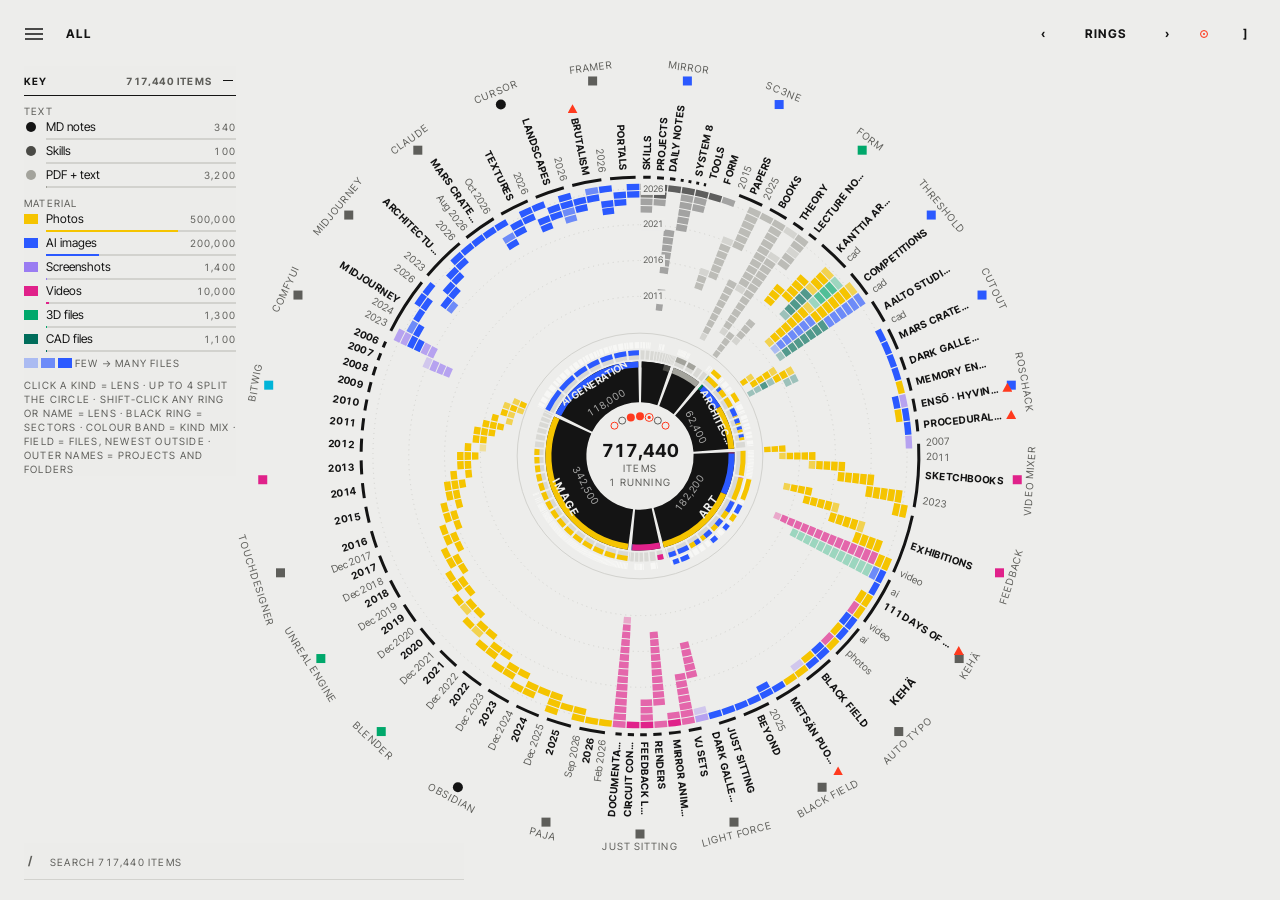
<file: s8_AXIS MUNDI/web/index.html>
<!doctype html>
<html lang="en" data-theme="light">
<head>
<meta charset="utf-8">
<meta name="viewport" content="width=device-width, initial-scale=1, viewport-fit=cover">
<title>SYSTEM 8 Control Room</title>
<meta name="s8-token" content="">
<meta name="s8-theme" content="light">
<link rel="preconnect" href="https://fonts.googleapis.com">
<link rel="preconnect" href="https://fonts.gstatic.com" crossorigin>
<link rel="stylesheet" href="https://fonts.googleapis.com/css2?family=Inter+Tight:wght@400;700&display=swap">
<link rel="stylesheet" href="style.css">
</head>
<body>
<!--S8:BODY-->
<div id="app">
  <canvas id="field" aria-label="Control room field"></canvas>
  <div id="flags" aria-hidden="true"></div>
  <div id="dom" hidden></div>

  <div class="corner tl">
    <button id="bL" class="fc" title="System · sources, kinds, settings  ( [ )" aria-label="Open system panel">
      <svg width="18" height="12" viewBox="0 0 18 12" fill="none" stroke="currentColor" stroke-width="1.5"><path d="M0 1h18M0 6h18M0 11h18"/></svg>
    </button>
    <nav id="trail" aria-label="Trail"></nav>
  </div>

  <div class="corner tr">
    <div class="stepper">
      <button id="vPrev" class="fc cl" aria-label="Previous view">‹</button>
      <button id="vLab" class="cl" aria-haspopup="true" title="Views  1 – 4">RINGS</button>
      <button id="vNext" class="fc cl" aria-label="Next view">›</button>
      <div id="vList" hidden></div>
    </div>
    <button id="dotb" title="Agents and tasks" aria-label="Agents and tasks"><span id="dot" class="sdot idle"></span></button>
    <button id="bR" class="fc cl" title="Tools · selection · run  ( ] )" aria-label="Open tools panel">]</button>
  </div>

  <div id="search">
    <span class="k cl">/</span>
    <input id="q" type="search" placeholder="Search" autocomplete="off" spellcheck="false" aria-label="Search the archive">
    <span id="qn" class="lab"></span>
    <button id="ql" class="lab" hidden title="Turn the search into a lens (Enter)">+ Lens</button>
    <button id="qx" class="lab" hidden aria-label="Clear search">Clear</button>
  </div>

  <div id="legend" hidden></div>
  <span id="insetL" class="lab" hidden>Above</span>
  <canvas id="inset" hidden aria-label="Overview — click for all"></canvas>

  <div id="veil"></div>
  <aside id="pL" class="panel left" aria-label="System panel"></aside>
  <aside id="pR" class="panel right" aria-label="Tools panel"></aside>

  <div id="tip"></div>
  <div id="ghost"></div>
  <div id="pickbar" hidden></div>
  <div id="dropzone" hidden><div><span class="lab">Drop to bring files into</span><b>—</b><span></span></div></div>
  <input id="bringfile" type="file" multiple hidden>
  <div id="toast" role="status"></div>
  <div id="boot"><div class="bx"><div class="cl">SYSTEM 8 · Control room</div><div class="bar"><i></i></div><div id="bootMsg" class="lab dim">Starting</div></div></div>
</div>
<!--S8:SCRIPTS-->
<script src="demo.js"></script>
<script src="app.js"></script>
</body>
</html>
</file>
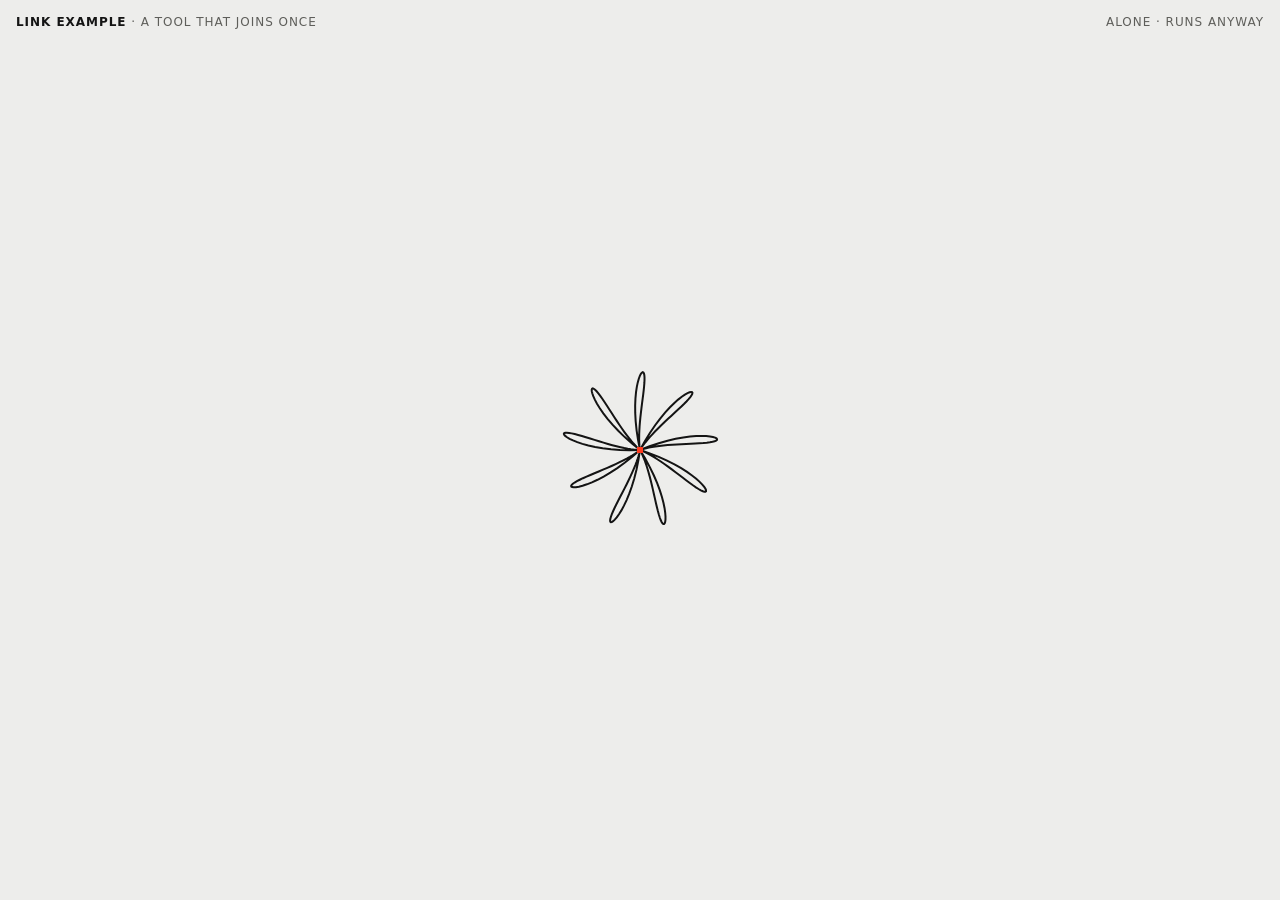
<file: s8_AXIS MUNDI/web/link-example.html>
<!doctype html>
<html lang="en">
<head>
<meta charset="utf-8">
<meta name="viewport" content="width=device-width,initial-scale=1">
<title>SYSTEM 8 · link example</title>
<style>
  :root { --g:#EDEDEB; --t:#141414; --d:#5E5E5A; --a:#FF3A1E; }
  @media (prefers-color-scheme: dark) { :root { --g:#0B0B0B; --t:#F2F2F2; --d:#8A8A8A; } }
  html, body { margin: 0; height: 100%; background: var(--g); color: var(--t); font: 400 12px/16px "Inter Tight", Inter, system-ui, sans-serif; letter-spacing: .08em; text-transform: uppercase; }
  canvas { position: fixed; inset: 0; width: 100%; height: 100%; touch-action: none; }
  .bar { position: fixed; left: 16px; top: 14px; right: 16px; display: flex; justify-content: space-between; pointer-events: none; }
  .bar b { font-weight: 700; } .dim { color: var(--d); }
</style>
</head>
<body>
<canvas id="c"></canvas>
<div class="bar"><span><b>LINK EXAMPLE</b> <span class="dim">· a tool that joins once</span></span><span id="st" class="dim">ALONE</span></div>
<script src="s8link.js"></script>
<script>
// A tiny radial tool. Everything a link can touch is in `params`; `signals` are what it gives out.
const cv = document.getElementById('c'), cx = cv.getContext('2d');
let radius = 140, petals = 9, twist = 0.2, weight = 2, press = 0, down = false, px = 0.5, py = 0.5;
S8Link.join({
  tool: 'link-example', name: 'Link example',
  params: {
    radius: { get: () => radius, set: v => radius = v, min: 20, max: 400, default: 140 },
    petals: { get: () => petals, set: v => petals = Math.round(v), min: 3, max: 48, default: 9 },
    twist:  { get: () => twist,  set: v => twist = v, min: -1, max: 1, default: 0.2 },
    weight: { get: () => weight, set: v => weight = v, min: 0.5, max: 8, default: 2 },
  },
  signals: { pressure: () => press, x: () => px, y: () => py },
  actions: { reset: () => { radius = 140; petals = 9; twist = 0.2; weight = 2; } },
});
S8Link.on(m => { if (m.t === 'state') document.getElementById('st').textContent = m.state === 'joined' ? 'JOINED' : 'ALONE · RUNS ANYWAY'; });
addEventListener('pointerdown', e => { down = true; move(e); });
addEventListener('pointerup', () => { down = false; });
addEventListener('pointermove', move);
function move(e) { px = e.clientX / innerWidth; py = 1 - e.clientY / innerHeight; if (down) press = e.pressure > 0 && e.pressure !== 0.5 ? e.pressure : 1; }
function draw(t) {
  const d = devicePixelRatio || 1, W = innerWidth, H = innerHeight;
  if (cv.width !== W * d) { cv.width = W * d; cv.height = H * d; }
  cx.setTransform(d, 0, 0, d, 0, 0);
  const css = getComputedStyle(document.documentElement);
  cx.fillStyle = css.getPropertyValue('--g'); cx.fillRect(0, 0, W, H);
  if (!down) press *= 0.92;
  cx.strokeStyle = css.getPropertyValue('--t'); cx.lineWidth = weight;
  const r = radius * (1 + press * 0.3);
  for (let k = 0; k < petals; k++) {
    const a = k / petals * Math.PI * 2 + t * 0.0002;
    cx.beginPath();
    for (let s = 0; s <= 40; s++) {
      const u = s / 40, rr = r * Math.sin(u * Math.PI), aa = a + twist * Math.sin(u * Math.PI) * 1.4;
      const x = W / 2 + Math.cos(aa) * rr * u * 1.6 * 0.6, y = H / 2 + Math.sin(aa) * rr * u * 1.6 * 0.6;
      s ? cx.lineTo(x, y) : cx.moveTo(x, y);
    }
    cx.stroke();
  }
  cx.fillStyle = css.getPropertyValue('--a'); cx.fillRect(W / 2 - 3, H / 2 - 3, 6, 6);
  requestAnimationFrame(draw);
}
requestAnimationFrame(draw);
</script>
</body>
</html>
</file>
<file: s8_AXIS MUNDI/web/style.css>
/* SYSTEM 8 · Control room 1.2 — flat colour pass
   Layout: one full-bleed field; floating chrome in the four corners; edge panels left (system) and right (tools + selection). */
:root {
  --g: #EDEDEB;   /* ground */
  --s: #F7F7F5;   /* surface, panels */
  --l: #D2D2CE;   /* hairline */
  --d: #5E5E5A;   /* dim text */
  --t: #141414;   /* ink */
  --a: #FF3A1E;   /* accent: state and focus only */
  --veil: rgba(237, 237, 235, 0.86);
  --k-note: #141414; --k-skill: #4A4A46; --k-source: #A3A39C; --k-code: #78786F;
  --k-photo: #F5C400; --k-ai: #2B59FF; --k-screen: #9A7CF2; --k-video: #E0218A; --k-audio: #00B4D8; --k-m3d: #00A86B; --k-cad: #006D5B;
  --b1: #141414; --b1t: #EDEDEB; --b1h: #3A3A37; --b2: #D9D9D5; --b2t: #141414; --b3: #F7F7F5; --b3t: #5E5E5A;
  --f: 'Inter Tight', 'Inter', 'Helvetica Neue', Helvetica, Arial, sans-serif;
  --m: 24px; --gut: 16px; --row: 32px; --pw: 320px;
  --sl: env(safe-area-inset-left, 0px); --sr: env(safe-area-inset-right, 0px);
  --st: env(safe-area-inset-top, 0px); --sb: env(safe-area-inset-bottom, 0px);
}
@media (prefers-color-scheme: dark) {
  :root:not([data-theme="light"]) {
    --g: #0B0B0B; --s: #161616; --l: #2A2A2A; --d: #8A8A8A; --t: #F2F2F2; --a: #FF3A1E;
    --veil: rgba(11, 11, 11, 0.86);
    --k-note: #F2F2F2; --k-skill: #BDBDB6; --k-source: #6E6E68; --k-code: #96968E;
    --k-photo: #FFD21F; --k-ai: #4D74FF; --k-screen: #B39BFF; --k-video: #FF3FA4; --k-audio: #2CCBF0; --k-m3d: #19C784; --k-cad: #27A08A;
    --b1: #F2F2F2; --b1t: #0B0B0B; --b1h: #C9C9C4; --b2: #2A2A2A; --b2t: #F2F2F2; --b3: #161616; --b3t: #8A8A8A;
    color-scheme: dark;
  }
}
:root[data-theme="dark"] {
  --g: #0B0B0B; --s: #161616; --l: #2A2A2A; --d: #8A8A8A; --t: #F2F2F2; --a: #FF3A1E;
  --veil: rgba(11, 11, 11, 0.86);
  --k-note: #F2F2F2; --k-skill: #BDBDB6; --k-source: #6E6E68; --k-code: #96968E;
  --k-photo: #FFD21F; --k-ai: #4D74FF; --k-screen: #B39BFF; --k-video: #FF3FA4; --k-audio: #2CCBF0; --k-m3d: #19C784; --k-cad: #27A08A;
  --b1: #F2F2F2; --b1t: #0B0B0B; --b1h: #C9C9C4; --b2: #2A2A2A; --b2t: #F2F2F2; --b3: #161616; --b3t: #8A8A8A;
  color-scheme: dark;
}

html, body { height: 100%; }
body { margin: 0; background: var(--g); color: var(--t); font-family: var(--f); font-size: 12px; line-height: 17px;
  font-variant-numeric: tabular-nums; -webkit-font-smoothing: antialiased; overflow: hidden; }
* { box-sizing: border-box; }
button { font: inherit; color: inherit; background: none; border: 0; padding: 0; cursor: pointer; border-radius: 0; }
input, textarea { font: inherit; color: inherit; border-radius: 0; }
:focus-visible { outline: 1px solid var(--a); outline-offset: 2px; }

#app { position: fixed; inset: 0; overflow: hidden; }
#field { position: absolute; inset: 0; display: block; touch-action: none; transition: opacity 160ms; }
#field.fade { opacity: 0; }
#dom { position: absolute; inset: 0; overflow: hidden; }
#dom[hidden] { display: none; }

/* type tokens */
.lab { font-size: 10px; line-height: 10px; letter-spacing: 0.12em; text-transform: uppercase; }
.cl { font-size: 12px; line-height: 12px; letter-spacing: 0.12em; text-transform: uppercase; font-weight: 700; }
.dim { color: var(--d); }
.num { font-variant-numeric: tabular-nums; }
.disp { font-size: 20px; line-height: 20px; font-weight: 700; }

/* floating chrome */
.corner { position: absolute; display: flex; align-items: center; gap: 4px; z-index: 20; }
.corner.tl { top: calc(var(--st) + 12px); left: calc(var(--sl) + 12px); max-width: calc(100% - 300px - var(--sl) - var(--sr)); }
.corner.tr { top: calc(var(--st) + 12px); right: calc(var(--sr) + 12px); }
.fc { min-width: 44px; height: 44px; display: inline-flex; align-items: center; justify-content: center; }
.fc svg { display: block; }
#trail { display: flex; align-items: center; gap: 0; min-width: 0; overflow: hidden; white-space: nowrap; }
#trail button { height: 44px; padding: 0 6px; flex: none; }
#trail button:last-child { overflow: hidden; text-overflow: ellipsis; flex: 0 1 auto; min-width: 0; }
#trail .sep { color: var(--d); padding: 0 2px; flex: none; }
#trail .here { color: var(--t); }
#trail .up { color: var(--d); }
.stepper { display: flex; align-items: center; position: relative; }
.stepper .fc { min-width: 32px; }
#vLab { min-width: 92px; text-align: center; height: 44px; }
#vList { position: absolute; top: 44px; right: 0; background: var(--s); border: 1px solid var(--l); min-width: 168px; z-index: 30; }
#vList button { display: flex; justify-content: space-between; width: 100%; height: 32px; padding: 0 12px; align-items: center; }
#vList button:hover, #vList button.on { background: var(--g); }
.sdot { width: 8px; height: 8px; border-radius: 50%; display: inline-block; flex: none; border: 1px solid var(--a); background: transparent; }
.sdot.wait { background: var(--a); }
.sdot.run { border-width: 1px; box-shadow: inset 0 0 0 2px var(--g), inset 0 0 0 4px var(--a); animation: pulse 1600ms infinite; }
.sdot.idle { border-color: var(--d); }
.sdot.fail { background: var(--a); border-radius: 0; }
@keyframes pulse { 50% { opacity: 0.45; } }
@media (prefers-reduced-motion: reduce) { .sdot.run { animation: none; } #field { transition: none; } }
#dotb { width: 32px; height: 44px; display: inline-flex; align-items: center; justify-content: center; }

/* search line */
#search { position: absolute; left: calc(var(--sl) + 24px); bottom: calc(var(--sb) + 20px); z-index: 20; display: flex; align-items: center; gap: 10px;
  width: min(440px, calc(100% - 48px - var(--sl) - var(--sr))); border-bottom: 1px solid var(--l); background: var(--veil); padding: 0 4px; }
#search:focus-within { border-bottom-color: var(--t); }
#search .k { color: var(--d); width: 10px; }
#q { flex: 1; min-width: 0; height: 36px; border: 0; background: transparent; outline: none; font-size: 13px; line-height: 16px; }
#q::placeholder { color: var(--d); text-transform: uppercase; letter-spacing: 0.12em; font-size: 10px; }
#qn { color: var(--d); white-space: nowrap; }
#qx { color: var(--d); height: 36px; padding: 0 2px; }

/* inset */
#inset { position: absolute; right: calc(var(--sr) + 24px); bottom: calc(var(--sb) + 20px); width: 200px; height: 136px; z-index: 19;
  border: 1px solid var(--l); background: var(--g); cursor: pointer; }
#insetL { position: absolute; right: calc(var(--sr) + 24px); bottom: calc(var(--sb) + 162px); z-index: 19; color: var(--d); }

/* panels */
.panel { position: absolute; top: 0; bottom: 0; width: var(--pw); background: var(--s); z-index: 40; overflow-y: auto; overscroll-behavior: contain;
  transition: transform 120ms ease-out; padding: calc(var(--st) + 12px) 0 calc(var(--sb) + 24px); }
.panel.left { left: 0; border-right: 1px solid var(--l); transform: translateX(-101%); padding-left: var(--sl); }
.panel.right { right: 0; border-left: 1px solid var(--l); transform: translateX(101%); padding-right: var(--sr); }
.panel.open { transform: none; }
@media (prefers-reduced-motion: reduce) { .panel { transition: none; } }
.ph { display: flex; align-items: center; justify-content: space-between; height: 44px; padding: 0 12px 0 24px; }
.sec { padding: 16px 24px 8px; border-top: 1px solid var(--l); }
.sec:first-of-type { border-top: 0; }
.sec > .lab { display: block; margin-bottom: 12px; color: var(--d); }
.row { display: flex; align-items: center; gap: 10px; min-height: 32px; border-top: 1px solid var(--l); }
.row:first-of-type { border-top: 0; }
.row .grow { flex: 1; min-width: 0; overflow: hidden; text-overflow: ellipsis; white-space: nowrap; }
.row .r { margin-left: auto; color: var(--d); white-space: nowrap; text-align: right; }
button.row { width: 100%; text-align: left; }
button.row:hover { background: var(--g); }
.sw { width: 8px; height: 8px; flex: none; }
.sw.off { background: var(--l) !important; }
.row.off .grow { color: var(--d); text-decoration: line-through; text-decoration-color: var(--l); }
.note { color: var(--d); margin: 4px 0 12px; }
.btns { display: flex; flex-wrap: wrap; gap: 0; margin: 4px 0 8px; border: 1px solid var(--l); }
.btns button { height: 32px; padding: 0 12px; border-right: 1px solid var(--l); }
.btns button:last-child { border-right: 0; }
.btns button:hover { background: var(--g); }
.btn { height: 32px; padding: 0 14px; border: 1px solid var(--t); }
.btn:hover { background: var(--t); color: var(--g); }
.btn.solid { background: var(--t); color: var(--g); }
.kv { display: grid; grid-template-columns: 76px 1fr; gap: 6px 10px; margin: 10px 0 8px; }
.kv > span:nth-child(odd) { color: var(--d); }
.kv > span { min-width: 0; overflow-wrap: anywhere; }
.selname { font-size: 16px; line-height: 20px; font-weight: 700; overflow-wrap: anywhere; margin: 2px 0 6px; }
.prev { width: 100%; aspect-ratio: 1.6; background: var(--g); border: 1px solid var(--l); display: flex; align-items: center; justify-content: center; overflow: hidden; }
.prev img, .prev canvas { width: 100%; height: 100%; object-fit: cover; display: block; }
.prompt { border-left: 1px solid var(--t); padding: 2px 0 2px 10px; margin: 8px 0; max-height: 120px; overflow: auto; }
.chips { display: flex; flex-wrap: wrap; gap: 6px; margin: 6px 0; }
.chip { border: 1px solid var(--l); padding: 5px 7px; color: var(--d); }
button.chip:hover { border-color: var(--d); color: var(--t); }
.chip.on { border-color: var(--t); color: var(--t); }
button.chip.kc:not(.on) { text-decoration: line-through; text-decoration-color: var(--l); }
.chips .chip:not(button) { color: var(--t); }
.fld { display: block; width: 100%; border: 0; border-bottom: 1px solid var(--l); background: transparent; height: 32px; outline: none; font-size: 13px; }
.fld:focus { border-bottom-color: var(--t); }
textarea.fld { height: 96px; resize: vertical; padding: 8px 0; line-height: 17px; }
.flab { display: block; margin: 12px 0 0; color: var(--d); }
.log { font-family: ui-monospace, Menlo, Consolas, monospace; font-size: 11px; line-height: 15px; color: var(--d); white-space: pre-wrap; max-height: 180px; overflow: auto;
  border-left: 1px solid var(--l); padding: 2px 0 2px 10px; margin: 4px 0 10px; }
kbd { font: inherit; border: 1px solid var(--l); padding: 0 4px; min-width: 18px; display: inline-block; text-align: center; }

/* DOM views */
.vw { position: absolute; inset: 0; display: flex; flex-direction: column; }
.vh { flex: none; padding: calc(var(--st) + 76px) calc(var(--sr) + 24px) 12px calc(var(--sl) + 24px); display: flex; flex-wrap: wrap; align-items: flex-end; gap: 12px 24px; }
.vh h1 { margin: 0; font-size: 28px; line-height: 30px; font-weight: 700; letter-spacing: -0.01em; text-wrap: balance; }
.vh .meta { color: var(--d); }
.vh .chips { margin: 0; }
.scroll { flex: 1; overflow-y: auto; position: relative; padding: 0 calc(var(--sr) + 24px) 0 calc(var(--sl) + 24px); overscroll-behavior: contain; }
.vgrid { position: relative; }
.tile { position: absolute; display: block; text-align: left; }
.tile .im { width: 100%; aspect-ratio: 1.6; background: var(--s); border: 1px solid var(--l); overflow: hidden; position: relative; }
.tile .im img, .tile .im canvas { width: 100%; height: 100%; object-fit: cover; display: block; }
.tile .tx { position: absolute; inset: 8px; display: flex; flex-direction: column; justify-content: space-between; overflow: hidden; }
.tile .tx b { font-size: 13px; line-height: 16px; overflow: hidden; display: -webkit-box; -webkit-line-clamp: 3; -webkit-box-orient: vertical; }
.tile .ext { font-size: 20px; line-height: 20px; font-weight: 700; }
.tile .cap { display: flex; gap: 6px; margin-top: 6px; white-space: nowrap; overflow: hidden; }
.tile .cap span:first-child { overflow: hidden; text-overflow: ellipsis; min-width: 0; flex: 1; }
.tile .kd { width: 6px; height: 6px; position: absolute; left: 6px; top: 6px; }
.tile.sel .im { outline: 1px solid var(--a); outline-offset: 2px; }
.tile.dimt { opacity: 0.25; }
.gh { position: absolute; left: 0; right: 0; display: flex; align-items: flex-end; gap: 10px; border-bottom: 1px solid var(--t); padding-bottom: 6px; }
.empty { padding: 40px 0; color: var(--d); max-width: 420px; }

/* item */
.item { position: absolute; inset: 0; display: grid; grid-template-rows: 1fr auto; }
.stage { position: relative; min-height: 0; display: flex; align-items: center; justify-content: center; padding: calc(var(--st) + 72px) calc(var(--sr) + 80px) 12px calc(var(--sl) + 80px); }
.stage img, .stage video, .stage canvas.big { max-width: 100%; max-height: 100%; object-fit: contain; display: block; border: 1px solid var(--l); background: var(--s); }
.stage iframe { width: 100%; height: 100%; border: 1px solid var(--l); background: var(--s); }
.stage .card { width: min(720px, 100%); max-height: 100%; overflow: auto; background: var(--s); border: 1px solid var(--l); padding: 32px 40px; }
.stage .card.doc { font-size: 14px; line-height: 22px; }
.stage .card pre { white-space: pre-wrap; font-family: ui-monospace, Menlo, Consolas, monospace; font-size: 12px; line-height: 17px; margin: 0; }
.stage .big3 { display: flex; flex-direction: column; gap: 16px; align-items: flex-start; }
.stage .big3 .ext { font-size: 96px; line-height: 0.9; font-weight: 700; letter-spacing: -0.03em; }
.md h1 { font-size: 24px; line-height: 28px; margin: 0 0 16px; }
.md h2 { font-size: 17px; line-height: 22px; margin: 24px 0 8px; }
.md h3 { font-size: 14px; margin: 18px 0 6px; }
.md p { margin: 0 0 12px; }
.md ul { margin: 0 0 12px; padding-left: 18px; }
.md code { font-family: ui-monospace, Menlo, Consolas, monospace; font-size: 12px; background: var(--g); padding: 0 3px; }
.md a.wl { color: var(--t); text-decoration: none; border-bottom: 1px solid var(--a); cursor: pointer; }
.md a.wl.miss { border-bottom-style: dashed; border-bottom-color: var(--d); color: var(--d); }
.md img { max-width: 100%; border: 1px solid var(--l); }
.md .tag { color: var(--d); }
.nav { position: absolute; top: 50%; width: 56px; height: 88px; margin-top: -44px; font-size: 22px; color: var(--d); z-index: 2; }
.nav:hover { color: var(--t); }
.nav.p { left: calc(var(--sl) + 12px); } .nav.n { right: calc(var(--sr) + 12px); }
.ibar { display: flex; flex-wrap: wrap; align-items: center; gap: 8px 24px; padding: 12px calc(var(--sr) + 24px) calc(var(--sb) + 72px) calc(var(--sl) + 24px); border-top: 1px solid var(--l); }
.ibar .nm { font-weight: 700; font-size: 14px; overflow-wrap: anywhere; }
.ibar .acts { display: flex; flex-wrap: wrap; gap: 8px; margin-left: auto; }

/* year */
.year { flex: 1; overflow: auto; padding: 0 calc(var(--sr) + 24px) calc(var(--sb) + 80px) calc(var(--sl) + 24px); }
.yq { display: grid; grid-template-columns: 56px repeat(12, minmax(0, 1fr)) minmax(0, 1.15fr); gap: 0; margin-bottom: 18px; min-width: 860px; }
.yq .ql { padding-top: 22px; color: var(--d); }
.ym { grid-column: span 4; border-bottom: 1px solid var(--t); padding: 0 0 6px 8px; }
.yfree { border-bottom: 1px solid var(--a); padding: 0 0 6px 8px; color: var(--a); }
.yc { height: 118px; border-right: 1px solid var(--l); border-bottom: 1px solid var(--l); padding: 8px 8px 6px; text-align: left; display: flex; flex-direction: column; gap: 6px; position: relative; overflow: hidden; }
.yc:hover { background: var(--s); }
.yc.now { outline: 1px solid var(--a); outline-offset: -1px; }
.yc.free { background: var(--s); }
.yc .strip { display: flex; height: 4px; width: 100%; }
.yc .strip i { display: block; height: 4px; }
.yc .wk { color: var(--d); }
.yc .tw { color: var(--d); overflow: hidden; display: -webkit-box; -webkit-line-clamp: 2; -webkit-box-orient: vertical; font-size: 11px; line-height: 14px; }
.yc .dots { position: absolute; right: 6px; bottom: 6px; left: 6px; height: 28px; }
.yhead { display: flex; align-items: center; gap: 8px; }

/* tooltip, toast, boot */
#tip { position: absolute; z-index: 50; pointer-events: none; background: var(--s); border: 1px solid var(--l); padding: 6px 8px; max-width: 340px; display: none; }
#tip b { display: block; font-weight: 700; overflow-wrap: anywhere; }
#tip .dim { display: block; }
#toast { position: absolute; left: 50%; bottom: calc(var(--sb) + 72px); transform: translateX(-50%); z-index: 60; background: var(--t); color: var(--g);
  padding: 9px 14px; max-width: min(560px, calc(100% - 32px)); opacity: 0; transition: opacity 120ms; pointer-events: none; }
#toast.on { opacity: 1; }
#boot { position: absolute; inset: 0; z-index: 70; background: var(--g); display: flex; align-items: center; justify-content: center; }
#boot .bx { width: min(420px, calc(100% - 48px)); }
#boot .bar { height: 1px; background: var(--l); margin: 18px 0 10px; position: relative; overflow: hidden; }
#boot .bar i { position: absolute; left: 0; top: 0; bottom: 0; width: 30%; background: var(--a); animation: slide 1.2s infinite linear; }
@keyframes slide { from { transform: translateX(-100%); } to { transform: translateX(340%); } }
#veil { position: absolute; inset: 0; z-index: 35; display: none; }

@media (max-width: 760px) {
  :root { --pw: min(100vw, 360px); }
  .corner.tl { max-width: calc(100% - 200px); }
  #trail button:not(:last-child):not(:nth-last-child(3)) { display: none; }
  #trail .sep:not(:nth-last-child(2)) { display: none; }
  #inset, #insetL { display: none; }
  #search { left: calc(var(--sl) + 16px); width: calc(100% - 32px - var(--sl) - var(--sr)); }
  .stage { padding-left: calc(var(--sl) + 16px); padding-right: calc(var(--sr) + 16px); }
  .nav { display: none; }
  .vh { padding-left: calc(var(--sl) + 16px); padding-right: calc(var(--sr) + 16px); }
  .scroll, .year { padding-left: calc(var(--sl) + 16px); padding-right: calc(var(--sr) + 16px); }
  #vLab { min-width: 72px; }
}

/* patch room — node interface */
.ptb { flex: none; display: flex; flex-wrap: wrap; align-items: center; gap: 8px 12px; padding: calc(var(--st) + 64px) calc(var(--sr) + 24px) 10px calc(var(--sl) + 24px); border-bottom: 1px solid var(--l); }
.pname { border: 0; border-bottom: 1px solid var(--l); background: transparent; height: 32px; font-size: 14px; font-weight: 700; min-width: 0; width: min(320px, 50vw); outline: none; padding: 0 4px; }
.pname:focus { border-bottom-color: var(--t); }
.pcv { flex: 1; position: relative; overflow: hidden; touch-action: none; cursor: grab;
  background-image: radial-gradient(circle, var(--l) 1px, transparent 1.2px); background-size: 24px 24px; }
.pw { position: absolute; left: 0; top: 0; transform-origin: 0 0; }
.pwires { position: absolute; left: 0; top: 0; width: 1px; height: 1px; overflow: visible; pointer-events: none; }
.pwires .pwhit { pointer-events: stroke; stroke: transparent; stroke-width: 12; fill: none; cursor: pointer; }
.pwire { fill: none; stroke-width: 1.5; }
.pwire.sel { stroke-width: 2.2; }
.pwire.temp { stroke-dasharray: 4 4; }
.pn { position: absolute; width: 204px; background: var(--s); border: 1px solid var(--l); user-select: none; -webkit-user-select: none; }
.pn.sel { outline: 1px solid var(--a); outline-offset: 2px; }
.pnh { display: flex; align-items: center; gap: 8px; height: 32px; padding: 0 10px; border-bottom: 1px solid var(--l); cursor: move; }
.pnh .pt { flex: 1; min-width: 0; overflow: hidden; text-overflow: ellipsis; white-space: nowrap; font-size: 11px; line-height: 12px; }
.pnb { padding: 8px 10px 4px; display: flex; flex-direction: column; gap: 6px; }
.pnb .btn { align-self: flex-start; }
.pnb .lab { text-transform: none; letter-spacing: 0; font-size: 11px; line-height: 14px; }
.pnb .fld { height: 28px; font-size: 12px; }
.pth { width: 100%; aspect-ratio: 1.6; background: var(--g); overflow: hidden; display: flex; align-items: center; justify-content: center; }
.pth img, .pth canvas { width: 100%; height: 100%; object-fit: cover; display: block; }
.pext { font-size: 28px; font-weight: 700; line-height: 1; padding: 6px 0; }
.pports { display: flex; justify-content: space-between; padding: 4px 0 8px; min-height: 12px; }
.pins, .pouts { display: flex; flex-direction: column; gap: 4px; }
.pp { display: flex; align-items: center; gap: 6px; height: 16px; }
.pp.out { justify-content: flex-end; }
.pd { width: 11px; height: 11px; border: 1.5px solid var(--t); background: var(--s); display: inline-block; flex: none; }
.pd.in { margin-left: -6px; }
.pd.out { margin-right: -6px; cursor: crosshair; }
.pd.ok { background: var(--t); outline: 1px solid var(--a); outline-offset: 2px; }
.pd.no { opacity: 0.2; }
.pempty { position: absolute; left: 24px; top: 24px; max-width: 460px; }

#dom.libdock .patchv { left: var(--pw); }


/* ── 1.2 · flat colour pass ─────────────────────────────────────────────
   Colour = what the material is. Text-based files in black and greys, material in strong flat colours.
   Red-orange (--a) is never data: it marks focus and state only. */

/* collapsible panel sections */
.sec { padding: 0 24px 6px; }
.sec > .sech { display: flex; align-items: center; gap: 10px; width: 100%; height: 40px; text-align: left; margin: 0; }
.sec > .sech .lab { color: var(--d); }
.sec > .sech .cnt { margin-left: auto; color: var(--d); }
.sec > .sech .tog { width: 16px; height: 16px; position: relative; flex: none; }
.sec > .sech .tog::before, .sec > .sech .tog::after { content: ''; position: absolute; left: 3px; right: 3px; top: 7.5px; height: 1px; background: var(--t); }
.sec > .sech .tog::after { transform: rotate(90deg); transition: transform 120ms; }
.sec:not(.closed) > .sech .tog::after { transform: rotate(0deg); }
.sec > .sech:hover .lab { color: var(--t); }
.sec.closed > :not(.sech) { display: none !important; }
.sec:not(.closed) { padding-bottom: 14px; }
.sec > .lab { display: none; }

/* colour key beside the rings */
#legend { position: absolute; z-index: 18; left: calc(var(--sl) + 24px); top: calc(var(--st) + 66px); width: 212px; background: var(--veil); }
#legend[hidden] { display: none; }
#legend .lgh { display: flex; align-items: center; gap: 8px; width: 100%; height: 30px; border-bottom: 1px solid var(--t); text-align: left; }
#legend .lgh .lab { color: var(--t); font-weight: 700; }
#legend .lgh .cnt { margin-left: auto; color: var(--d); }
#legend .lgg { margin-top: 10px; color: var(--d); display: block; }
#legend .lgr { display: flex; align-items: center; gap: 8px; width: 100%; height: 24px; padding-bottom: 3px; text-align: left; }
#legend .lgr .sq { width: 14px; height: 10px; flex: none; }
#legend .lgr .nm { flex: 1; min-width: 0; overflow: hidden; text-overflow: ellipsis; white-space: nowrap; }
#legend .lgr .n { color: var(--d); font-variant-numeric: tabular-nums; }
#legend .lgr .bar { height: 2px; background: var(--l); position: absolute; left: 22px; right: 0; bottom: 0; }
#legend .lgr.zero { opacity: 0.4; }
#legend .lgh .cnt { white-space: nowrap; overflow: hidden; text-overflow: ellipsis; min-width: 0; }
#legend .lgr { position: relative; }
#legend .lgr .bar i { display: block; height: 2px; }
#legend .lgr.off .sq { background: var(--l) !important; }
#legend .lgr.off .nm { color: var(--d); text-decoration: line-through; text-decoration-color: var(--l); }
#legend .lgr:hover .nm { color: var(--t); }
#legend .lgn { color: var(--d); margin-top: 10px; display: block; line-height: 14px; }
#legend .lgscale { display: flex; gap: 3px; margin-top: 6px; align-items: center; }
#legend .lgscale i { width: 14px; height: 10px; display: block; }
#legend.closed > :not(.lgh) { display: none; }
@media (max-width: 760px) { #legend { width: 180px; } }

/* tiles, grid headers, year: stronger kind coding */
.tile .kd { left: 0; right: 0; top: auto; bottom: 0; width: auto; height: 4px; }
.gh .sw { width: 14px; height: 10px; }
.sw { width: 10px; height: 10px; }
.yc .strip { height: 6px; }
.yc .strip i { height: 6px; }

/* patch nodes: colour bar = what the node gives */
.pn { border: 0; border-top: 4px solid var(--nc, var(--l)); }
.pn .pnh { height: 30px; }

/* 1.2b · shapes and no outlines
   Circle = text-based file (notes, skills, code, PDF). Square = material. Same rule on the canvas, in the key, the panels and the ports.
   Plain blocks carry no outline; outlines are kept only for state (selected, hover, running, compatible) and on floating layers (tooltip, view menu). */
.ci { border-radius: 50%; }
#legend .lgr .sq.ci { width: 10px; height: 10px; margin: 0 2px; }
.gh .sw.ci { width: 10px; height: 10px; margin: 0 2px; }
.pd { border: 0; background: var(--l); background: color-mix(in srgb, var(--pc, var(--t)) 32%, var(--s)); }
.pd.out { background: var(--pc, var(--t)); }
.pd.ok { background: var(--pc, var(--t)); outline: 1px solid var(--a); outline-offset: 2px; }
.tile .im, .prev, .md img, .stage img, .stage video, .stage canvas.big, .stage iframe, .stage .card { border: 0; }
.btns { border: 0; gap: 2px; }
.btns button { border-right: 0; background: var(--g); }
.btns button:hover { background: var(--l); }
.btn { border: 0; background: var(--b2); }
.btn:hover, .btn.solid { background: var(--t); color: var(--g); }
.chip { border: 0; background: var(--g); background: color-mix(in srgb, var(--t) 6%, transparent); }
button.chip:hover { background: color-mix(in srgb, var(--t) 12%, transparent); }
.chip.on { background: var(--b2); background: color-mix(in srgb, var(--t) 18%, transparent); }
kbd { border: 0; background: var(--g); background: color-mix(in srgb, var(--t) 8%, transparent); }
#inset { border: 0; background: var(--s); }

/* 1.3 · lenses, outer ring, flags
   Red-orange stays state only: the triangles say something needs you, and how they move says what. */
#flags { position: absolute; inset: 0; pointer-events: none; z-index: 6; overflow: hidden; }
.fl { position: absolute; width: 10px; height: 9px; margin: -5px 0 0 -5px; background: var(--a); clip-path: polygon(50% 0, 100% 100%, 0 100%); }
.fl.wait { animation: s8spin 2.4s linear infinite; }
.fl.fail { animation: s8pulse 1.1s ease-in-out infinite; }
.fl.due { animation: s8blink 1.1s steps(1, end) infinite; }
@keyframes s8spin { to { transform: rotate(360deg); } }
@keyframes s8pulse { 50% { transform: scale(1.55); } }
@keyframes s8blink { 50% { opacity: 0.12; } }
@media (prefers-reduced-motion: reduce) { .fl { animation: none !important; } }
.row .fl, .ydl .fl { position: relative; margin: 0; display: inline-block; flex: none; }
.row.need { gap: 10px; }
.needt { margin: -4px 0 8px 20px; text-transform: none; letter-spacing: 0; line-height: 15px; }
.ydl { display: flex; align-items: center; gap: 6px; color: var(--t); overflow: hidden; white-space: nowrap; }
.ydl span { overflow: hidden; text-overflow: ellipsis; }
.drow { display: flex; gap: 8px; align-items: center; margin: 4px 0 6px; }
.drow[hidden] { display: none; }
.drow .fld { flex: 1; min-width: 0; margin: 0; }
.drow button { height: 32px; padding: 0 6px; flex: none; }
#ghost { position: fixed; z-index: 60; pointer-events: none; display: none; background: var(--t); color: var(--g); padding: 6px 9px; max-width: 360px; white-space: nowrap; overflow: hidden; text-overflow: ellipsis; }
#ql { color: var(--t); height: 36px; padding: 0 2px; white-space: nowrap; }
#trail .lsw { display: inline-block; width: 10px; height: 10px; margin-right: 8px; vertical-align: -1px; }
#legend .lgl { display: flex; align-items: center; height: 30px; border-bottom: 1px solid var(--l); }
#legend .lgl .lgln { flex: 1; display: flex; align-items: center; gap: 8px; min-width: 0; height: 30px; text-align: left; }
#legend .lgl .sq { width: 14px; height: 10px; flex: none; }
#legend .lgl .sq.ci { width: 10px; height: 10px; margin: 0 2px; }
#legend .lgl .nm { flex: 1; min-width: 0; overflow: hidden; text-overflow: ellipsis; white-space: nowrap; }
#legend .lgl .n { color: var(--d); font-variant-numeric: tabular-nums; }
#legend .lgl.on .nm { font-weight: 700; }
#legend .lgx { height: 30px; padding: 0 0 0 10px; color: var(--d); flex: none; }
#legend .lgx:hover { color: var(--t); }
#legend .lgclr { display: block; height: 28px; color: var(--d); text-align: left; }
#legend .lgclr:hover { color: var(--t); }
#legend .lgr.lens { background: color-mix(in srgb, var(--t) 8%, transparent); }
#legend .lgr.lens .nm { font-weight: 700; }
#legend .lgl .no { width: 12px; flex: none; font-weight: 700; color: var(--d); font-variant-numeric: tabular-nums; }
#legend .lgl.on .no { color: var(--t); }

/* 1.4 · picking several files, virtual folders, bringing files in */
#pickbar { position: fixed; left: 50%; transform: translateX(-50%); bottom: 16px; z-index: 45; display: flex; align-items: center; gap: 10px; background: var(--t); color: var(--g); padding: 8px 10px 8px 16px; max-width: calc(100vw - 32px); flex-wrap: wrap; }
#pickbar[hidden] { display: none; }
#pickbar .pn-n { color: var(--g); white-space: nowrap; margin-right: 4px; }
#pickbar .fld { width: 220px; margin: 0; height: 32px; background: var(--g); color: var(--t); border: 0; padding: 0 10px; }
#pickbar select.fld { width: 160px; }
#pickbar button { height: 32px; padding: 0 10px; color: var(--g); background: transparent; border: 0; }
#pickbar button:hover { background: color-mix(in srgb, var(--g) 14%, transparent); }
#pickbar button.solid { background: var(--a); color: #fff; }
.tile.picked .im { outline: 2px solid var(--a); outline-offset: 2px; }
.tile.picked .im::after { content: ''; position: absolute; right: -2px; top: -2px; width: 11px; height: 11px; background: var(--a); }
.tile .im { position: relative; }
#dropzone { position: fixed; inset: 0; z-index: 70; background: color-mix(in srgb, var(--g) 82%, transparent); display: flex; align-items: center; justify-content: center; pointer-events: none; }
#dropzone[hidden] { display: none; }
#dropzone > div { border: 2px dashed var(--t); padding: 40px 56px; display: flex; flex-direction: column; gap: 10px; background: var(--g); min-width: 420px; }
#dropzone b { font-size: 22px; line-height: 28px; }
#dropzone span:last-child { color: var(--d); }
@media (max-width: 760px) { #pickbar { bottom: 64px; } #pickbar .fld { width: 150px; } }

/* 1.5 · live links — the Builder's link language in the patch room */
.ltab { display: flex; flex-direction: column; gap: 1px; margin: 4px -12px 0; }
.lr { display: grid; grid-template-columns: 12px minmax(0, 1fr) 64px 38px 12px; align-items: center; gap: 6px; height: 22px; padding: 0 0 0 0; position: relative; }
.lr .ln { overflow: hidden; text-overflow: ellipsis; white-space: nowrap; font-size: 11px; }
.lr .lv { font-size: 10px; color: var(--d); text-align: right; font-variant-numeric: tabular-nums; }
.lm { display: block; height: 4px; background: var(--l); position: relative; }
.lm i { position: absolute; left: 0; top: 0; bottom: 0; background: var(--t); width: 0; }
.lm.big { height: 6px; flex: 1; }
.lr .lsl { width: 64px; height: 14px; margin: 0; accent-color: var(--t); }
.ls { width: 12px; height: 4px; background: var(--d); display: block; cursor: crosshair; }
.ls.in { justify-self: start; } .ls.out { justify-self: end; background: var(--t); }
.ls.in.none { visibility: hidden; }
.ls.ok { background: var(--t); outline: 1px solid var(--a); outline-offset: 3px; } .ls.no { opacity: .25; }
.pwires .plink { fill: none; stroke: var(--t); stroke-width: 1.5; stroke-dasharray: none; }
.pwires .plink.sel { stroke: var(--a); stroke-width: 2.5; }
.pwires .plink.off { stroke: var(--d); stroke-dasharray: 3 4; }
.pwires .plink.temp { stroke: var(--t); stroke-dasharray: 4 3; }
.lmount { margin: 0 0 8px; } .lmount .lmc { display: block; width: 220px; height: 120px; touch-action: none; cursor: crosshair; }
.lprob { color: var(--a); margin-top: 6px; text-transform: none; letter-spacing: 0; }
.lprob2 { color: var(--a); margin: -4px 0 8px 20px; text-transform: none; letter-spacing: 0; line-height: 15px; }
.lmrow { display: flex; align-items: center; gap: 10px; margin: 6px 0; } .lmrow .lab { width: 96px; }
.lgrid { display: grid; grid-template-columns: 1fr 1fr; gap: 6px 12px; margin: 6px 0; }
.lfield { display: flex; flex-direction: column; gap: 4px; margin: 6px 0; } .lfield .fld { margin: 0; }
.lfield input[type=range] { accent-color: var(--t); }
.lchk { flex-direction: row; align-items: center; gap: 8px; } .lchk input { accent-color: var(--t); }
.lcode { font-size: 11px; line-height: 16px; background: var(--g); padding: 10px; white-space: pre-wrap; overflow-wrap: anywhere; margin: 0 0 8px; font-family: ui-monospace, Menlo, monospace; text-transform: none; letter-spacing: 0; }
.lcrow { align-items: center; gap: 10px; min-height: 40px; padding: 6px 0; }
.lcrow .lab { white-space: normal; overflow: visible; text-overflow: clip; line-height: 14px; margin-top: 2px; }
.pn:has(.ltab) { width: 252px; }

/* 1.5 · help in the left panel: a pill switches it, a card says what is in front of you, lessons step through */
.ph .hpill { margin-left: auto; margin-right: 8px; }
.hpill { height: 22px; padding: 0 10px; border-radius: 11px; border: 0; background: var(--b2); color: var(--d); font-size: 10px; letter-spacing: .1em; cursor: pointer; }
.hpill.on { background: var(--t); color: var(--g); }
.hpill:focus-visible { outline: 2px solid var(--a); outline-offset: 2px; }
.helpb { padding-bottom: 4px; }
.hctx { background: var(--g); padding: 12px 14px 14px; margin: 0 0 12px; }
.hctx .htitle { font-weight: 700; font-size: 15px; line-height: 20px; margin: 4px 0 6px; }
.hctx .htext { margin: 0 0 8px; font-size: 13px; line-height: 19px; text-transform: none; letter-spacing: 0; }
.hctx .btn { margin-top: 4px; }
.hsteps { margin: 6px 0 0; padding-left: 18px; font-size: 12px; line-height: 18px; color: var(--d); }
.hsteps li { margin: 2px 0; }
.hlh { display: block; margin: 4px 0 2px; }
.hrow.sug .grow { font-weight: 700; }
.hrow.sug .r { color: var(--a); }
.hnav { display: flex; align-items: center; justify-content: space-between; gap: 8px; margin: 0 0 8px; }
.hnav .btn { flex: 1; }
.hnav .btn:disabled { opacity: .35; cursor: default; }
.hdots { display: flex; gap: 6px; justify-content: center; margin: 2px 0 6px; }
.hdot { width: 8px; height: 8px; border-radius: 50%; border: 0; padding: 0; background: var(--l); cursor: pointer; }
.hdot.on { background: var(--t); }
.helphl { outline: 2px solid var(--a) !important; outline-offset: 3px; animation: s8blink 0.8s 3; }
@media (prefers-reduced-motion: reduce) { .helphl { animation: none; } }

/* 1.6 · the pick bar belongs to the interface: a pale panel, a dark action, red-orange only on the count (state) */
#pickbar { background: var(--s); color: var(--t); padding: 8px 8px 8px 16px; gap: 8px; bottom: 20px; border-top: 4px solid var(--t); }
#pickbar .pn-n { color: var(--t); display: inline-flex; align-items: center; gap: 8px; margin-right: 8px; }
#pickbar .pn-n::before { content: ""; width: 8px; height: 8px; background: var(--a); flex: none; }
#pickbar .fld { background: transparent; color: var(--t); border: 0; border-bottom: 1px solid var(--l); padding: 0 2px; }
#pickbar .fld:focus { border-bottom-color: var(--t); }
#pickbar button { color: var(--t); background: var(--g); padding: 0 14px; }
#pickbar button:hover { background: var(--t); color: var(--g); }
#pickbar button.solid { background: var(--t); color: var(--g); }
#pickbar button.solid:hover { background: var(--d); }
/* 1.6 · flow nodes */
.pn:has(.fstrip), .pn:has(.ftext), .pn:has(.frow) { width: 228px; }
.fstrip { display: grid; grid-template-columns: repeat(4, 1fr); gap: 2px; }
.fth { aspect-ratio: 1; background: var(--g); overflow: hidden; display: flex; align-items: center; justify-content: center; font-size: 9px; color: var(--d); }
.fth img, .fth canvas { width: 100%; height: 100%; object-fit: cover; display: block; }
.frow { display: flex; align-items: center; gap: 8px; }
.frow > .lab { flex: none; width: 62px; }
.frow .fld { flex: 1; min-width: 0; width: auto; }
.frow select.fld { padding: 0; }
.fpair { display: flex; gap: 10px; } .fpair .frow { flex: 1; } .fpair .frow > .lab { width: auto; }
.fcheck { gap: 6px; } .fcheck input { accent-color: var(--t); }
.pnb textarea.ftext { height: auto; min-height: 92px; resize: vertical; padding: 6px 0; line-height: 17px; font-family: inherit; border-bottom: 1px solid var(--l); }
.pnb .btns button:disabled { opacity: .35; cursor: default; }
</file>
